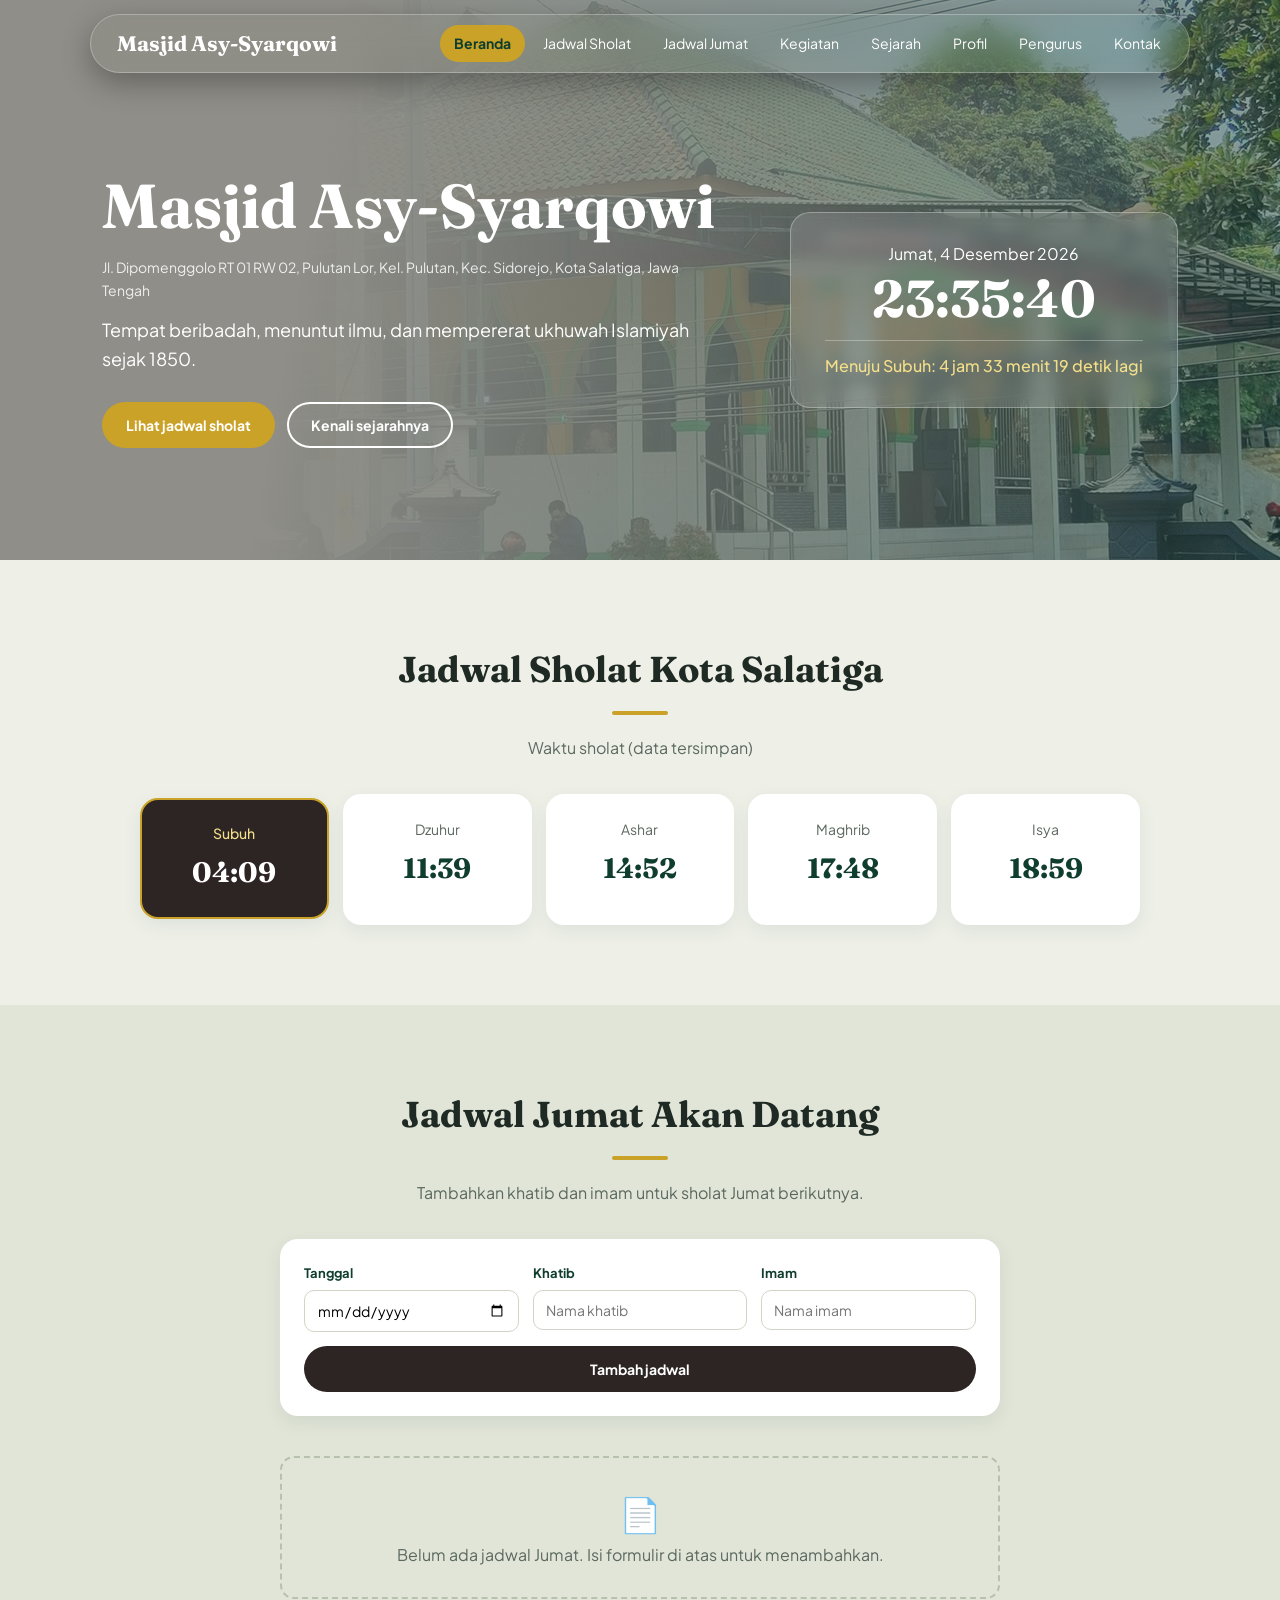
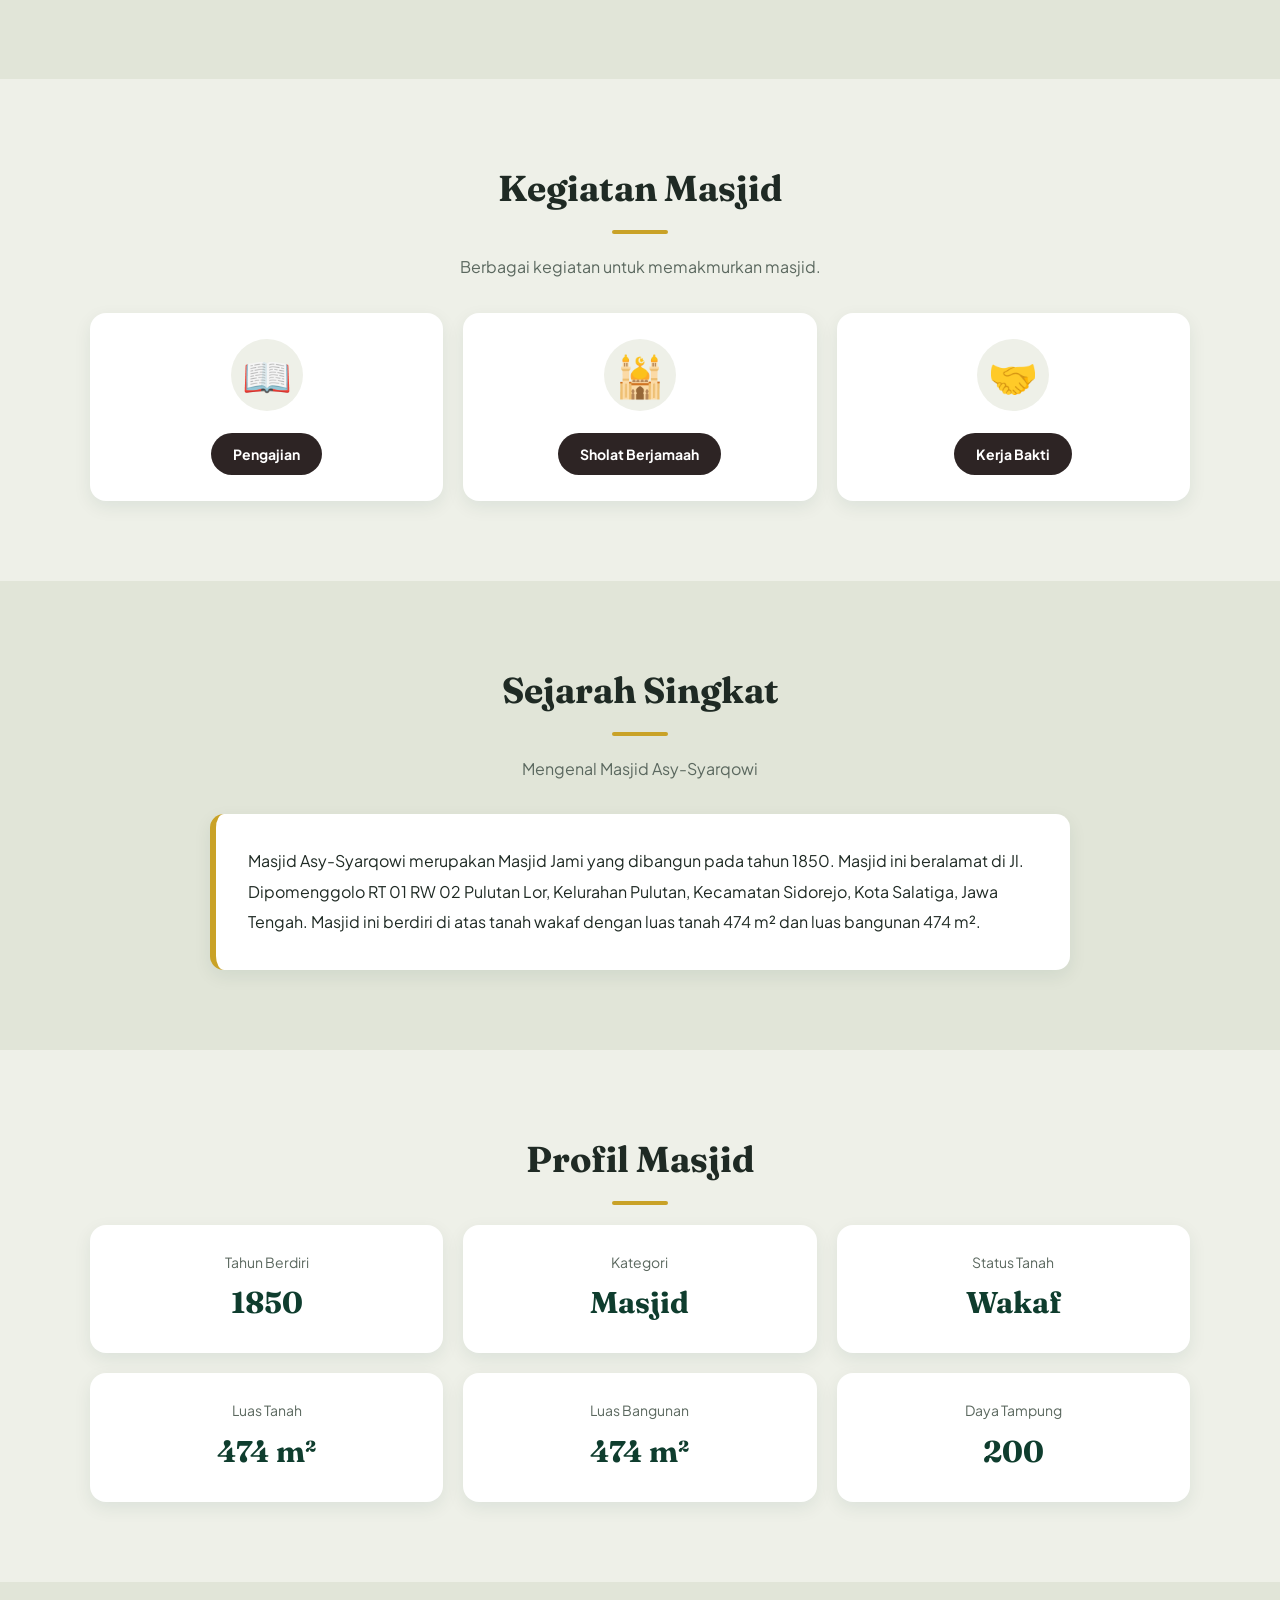
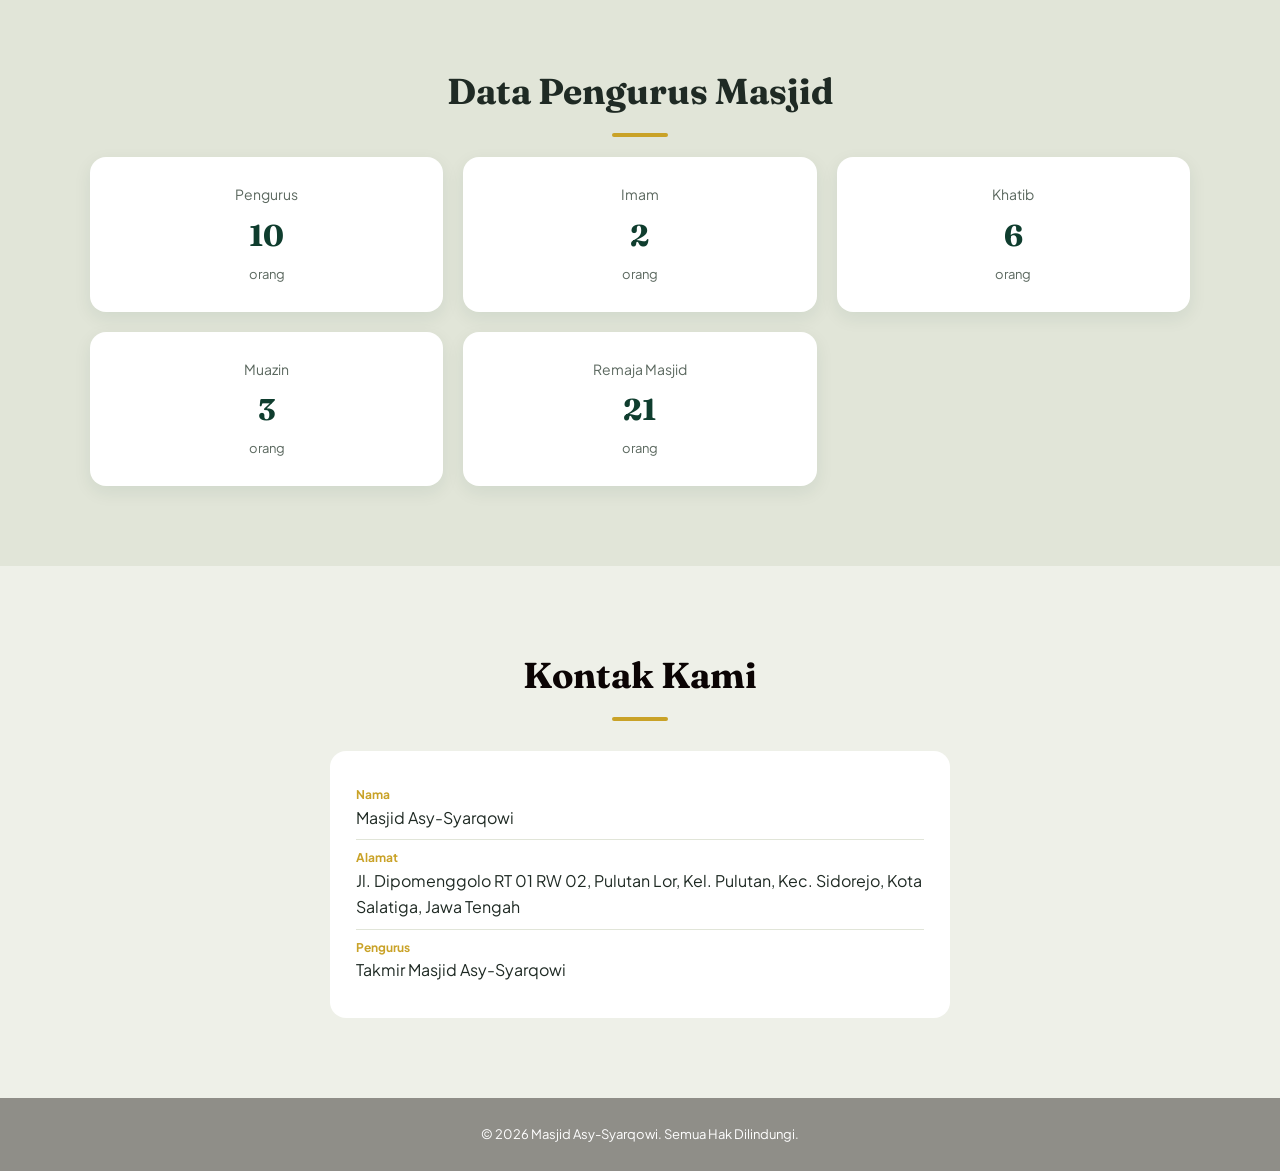
<file: index.html>
<!DOCTYPE html>
<html lang="id">

<head>
  <meta charset="UTF-8">
  <meta name="viewport" content="width=device-width, initial-scale=1.0">
  <title>Masjid Asy-Syarqowi – Pulutan, Salatiga</title>

  <link rel="preconnect" href="https://fonts.googleapis.com">
  <link rel="preconnect" href="https://fonts.gstatic.com" crossorigin>
  <link
    href="https://fonts.googleapis.com/css2?family=Fraunces:wght@600;700&family=Plus+Jakarta+Sans:wght@400;500;700&display=swap"
    rel="stylesheet">

  <link rel="stylesheet" href="masjid_asy_sayrqowi.css">
</head>

<body>

  <header class="header">
    <nav class="navbar">
      <a href="index.html" class="brand">Masjid Asy-Syarqowi</a>

      <button class="menu-btn" id="menu-btn" aria-label="Buka menu" aria-expanded="false" aria-controls="menu">
        ☰
      </button>

      <ul id="menu">
        <li><a href="#beranda">Beranda</a></li>
        <li><a href="#jadwal">Jadwal Sholat</a></li>
        <li><a href="#jumat">Jadwal Jumat</a></li>
        <li><a href="#kegiatan">Kegiatan</a></li>
        <li><a href="#sejarah">Sejarah</a></li>
        <li><a href="#profil">Profil</a></li>
        <li><a href="#pengurus">Pengurus</a></li>
        <li><a href="#kontak">Kontak</a></li>
      </ul>
    </nav>
  </header>

  <main>

    <section id="beranda" class="hero">
      <div class="hero-content">
        <h1>Masjid Asy-Syarqowi</h1>

        <p class="alamat">
          Jl. Dipomenggolo RT 01 RW 02, Pulutan Lor, Kel. Pulutan,
          Kec. Sidorejo, Kota Salatiga, Jawa Tengah
        </p>

        <p class="tagline">
          Tempat beribadah, menuntut ilmu, dan mempererat ukhuwah Islamiyah sejak 1850.
        </p>

        <div class="hero-aksi">
          <a href="#jadwal" class="btn btn-emas">Lihat jadwal sholat</a>
          <a href="#sejarah" class="btn btn-garis">Kenali sejarahnya</a>
        </div>
      </div>

      <div class="jam-kartu" aria-live="off">
        <p id="tanggal"></p>
        <p class="jam" id="jam">00:00:00</p>
        <p class="berikut" id="banner-salat">Memuat waktu sholat berikutnya…</p>
      </div>
    </section>

    <section id="jadwal" class="section">
      <h2 class="judul">Jadwal Sholat Kota Salatiga</h2>
      <p class="deskripsi" id="sumber-jadwal">Waktu sholat hari ini</p>

      <div class="sholat-grid" id="sholat-grid">
        <div class="sholat" data-nama="Subuh">
          <span>Subuh</span>
          <strong>04:09</strong>
        </div>

        <div class="sholat" data-nama="Dzuhur">
          <span>Dzuhur</span>
          <strong>11:39</strong>
        </div>

        <div class="sholat" data-nama="Ashar">
          <span>Ashar</span>
          <strong>14:52</strong>
        </div>

        <div class="sholat" data-nama="Maghrib">
          <span>Maghrib</span>
          <strong>17:48</strong>
        </div>

        <div class="sholat" data-nama="Isya">
          <span>Isya</span>
          <strong>18:59</strong>
        </div>
      </div>
    </section>

    <section id="jumat" class="section section-alt">
      <h2 class="judul">Jadwal Jumat Akan Datang</h2>
      <p class="deskripsi">Tambahkan khatib dan imam untuk sholat Jumat berikutnya.</p>

      <form id="form-jumat" class="form-jumat">
        <label>
          Tanggal
          <input type="date" id="jumat-tanggal" required>
        </label>

        <label>
          Khatib
          <input type="text" id="jumat-khatib" placeholder="Nama khatib" required>
        </label>

        <label>
          Imam
          <input type="text" id="jumat-imam" placeholder="Nama imam" required>
        </label>

        <button type="submit" class="btn btn-hijau">Tambah jadwal</button>
      </form>

      <ul id="daftar-jumat" class="daftar-jumat"></ul>

      <div class="jumat-kosong" id="jumat-kosong">
        <span aria-hidden="true">📄</span>
        <p>Belum ada jadwal Jumat. Isi formulir di atas untuk menambahkan.</p>
      </div>
    </section>

    <section id="kegiatan" class="section">
      <h2 class="judul">Kegiatan Masjid</h2>
      <p class="deskripsi">Berbagai kegiatan untuk memakmurkan masjid.</p>

      <div class="grid-3">

          <article class="kartu">
            <div class="ikon" aria-hidden="true">📖</div>
            <a href="pengajian.html" class="btn btn-nav w-100 py-2 mt-auto">Pengajian</a>
          </article>

        <article class="kartu">
          <div class="ikon" aria-hidden="true">🕌</div>
          <a href="sholat_berjamaah.html" class="btn btn-nav w-100 py-2 mt-auto">Sholat Berjamaah</a>
        </article>

        <article class="kartu">
          <div class="ikon" aria-hidden="true">🤝</div>
          <a href="kerjabakti.html" class="btn btn-nav w-100 py-2 mt-auto">Kerja Bakti</a>
        </article>

      </div>
    </section>

    <section id="sejarah" class="section section-alt">
      <h2 class="judul">Sejarah Singkat</h2>
      <p class="deskripsi">Mengenal Masjid Asy-Syarqowi</p>

      <div class="sejarah-box">
        <p>
          Masjid Asy-Syarqowi merupakan Masjid Jami yang dibangun pada tahun 1850.
          Masjid ini beralamat di Jl. Dipomenggolo RT 01 RW 02 Pulutan Lor,
          Kelurahan Pulutan, Kecamatan Sidorejo, Kota Salatiga, Jawa Tengah.
          Masjid ini berdiri di atas tanah wakaf dengan luas tanah 474 m²
          dan luas bangunan 474 m².
        </p>
      </div>
    </section>

    <section id="profil" class="section">
      <h2 class="judul">Profil Masjid</h2>

      <div class="grid-4 stat-grid">
        <div class="stat">
          <span>Tahun Berdiri</span>
          <strong>1850</strong>
        </div>

        <div class="stat">
          <span>Kategori</span>
          <strong>Masjid</strong>
        </div>

        <div class="stat">
          <span>Status Tanah</span>
          <strong>Wakaf</strong>
        </div>

        <div class="stat">
          <span>Luas Tanah</span>
          <strong>474 m²</strong>
        </div>

        <div class="stat">
          <span>Luas Bangunan</span>
          <strong>474 m²</strong>
        </div>

        <div class="stat">
          <span>Daya Tampung</span>
          <strong>200</strong>
        </div>
      </div>
    </section>

    <section id="pengurus" class="section section-alt">
      <h2 class="judul">Data Pengurus Masjid</h2>

      <div class="grid-4 stat-grid">
        <div class="stat">
          <span>Pengurus</span>
          <strong data-hitung="15">15</strong>
          <em>orang</em>
        </div>

        <div class="stat">
          <span>Imam</span>
          <strong data-hitung="3">3</strong>
          <em>orang</em>
        </div>

        <div class="stat">
          <span>Khatib</span>
          <strong data-hitung="9">9</strong>
          <em>orang</em>
        </div>

        <div class="stat">
          <span>Muazin</span>
          <strong data-hitung="5">5</strong>
          <em>orang</em>
        </div>

        <div class="stat">
          <span>Remaja Masjid</span>
          <strong data-hitung="40">40</strong>
          <em>orang</em>
        </div>
      </div>
    </section>

    <section id="kontak" class="section kontak">
      <h2 class="judul">Kontak Kami</h2>

      <div class="kontak-box">
        <p>
          <strong>Nama</strong>
          Masjid Asy-Syarqowi
        </p>

        <p>
          <strong>Alamat</strong>
          Jl. Dipomenggolo RT 01 RW 02, Pulutan Lor, Kel. Pulutan,
          Kec. Sidorejo, Kota Salatiga, Jawa Tengah
        </p>

        <p>
          <strong>Pengurus</strong>
          Takmir Masjid Asy-Syarqowi
        </p>
      </div>
    </section>

  </main>

  <footer>
    <p>&copy; <span id="tahun"></span> Masjid Asy-Syarqowi. Semua Hak Dilindungi.</p>
  </footer>

  <script src="masjid_asy_sayrqowi.js"></script>

</body>

</html>
</file>
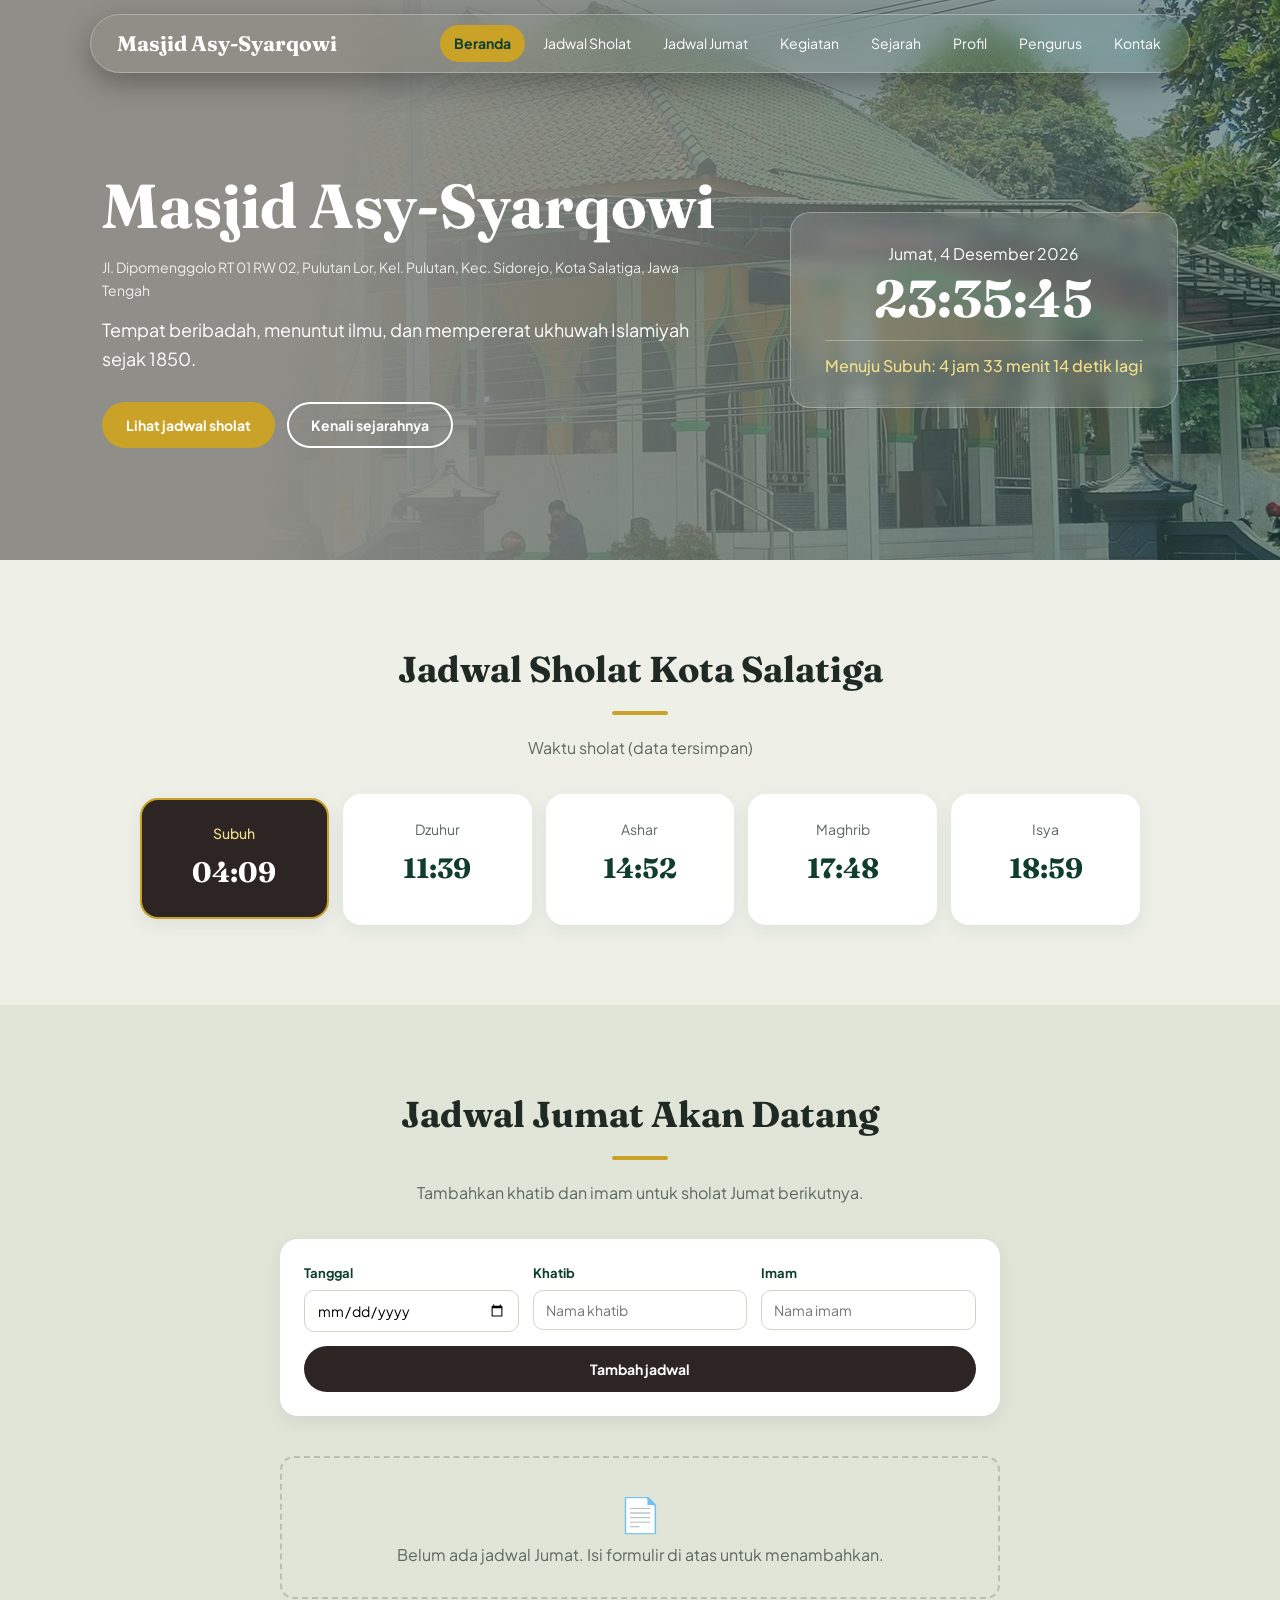
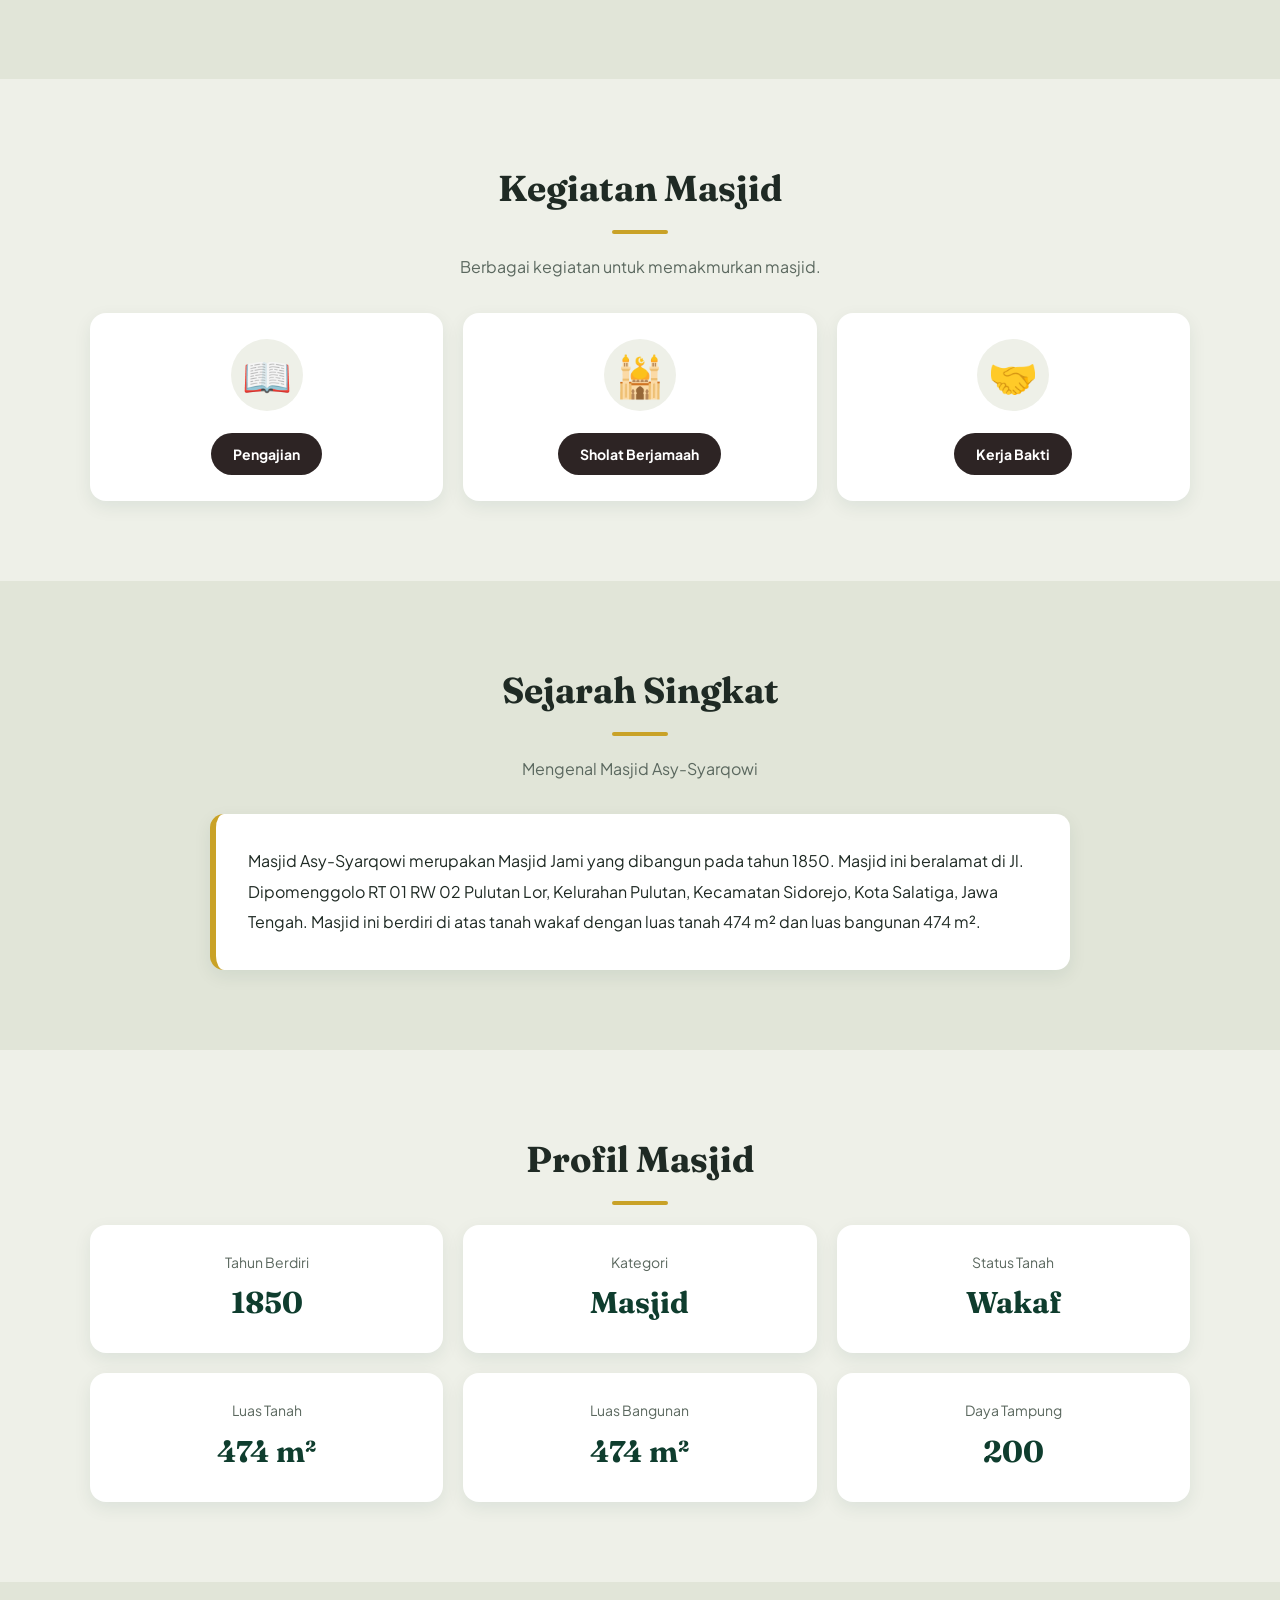
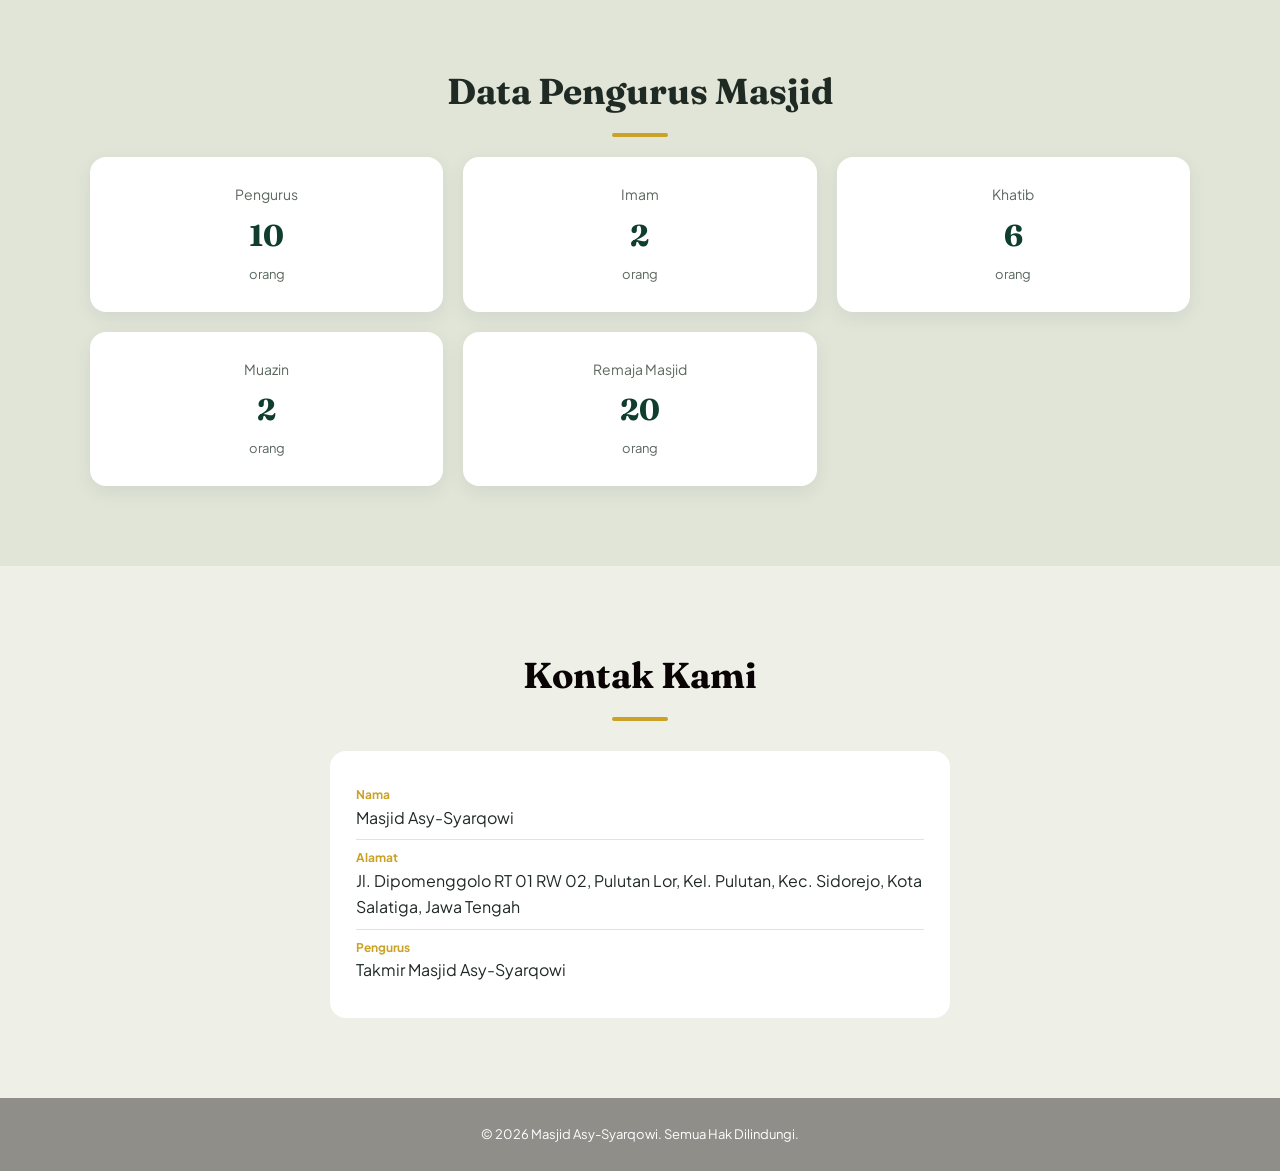
<file: masjid_asy_sayrqowi.html>
<!DOCTYPE html>
<html lang="id">

<head>
  <meta charset="UTF-8">
  <meta name="viewport" content="width=device-width, initial-scale=1.0">
  <title>Masjid Asy-Syarqowi – Pulutan, Salatiga</title>

  <link rel="preconnect" href="https://fonts.googleapis.com">
  <link rel="preconnect" href="https://fonts.gstatic.com" crossorigin>
  <link
    href="https://fonts.googleapis.com/css2?family=Fraunces:wght@600;700&family=Plus+Jakarta+Sans:wght@400;500;700&display=swap"
    rel="stylesheet">

  <link rel="stylesheet" href="masjid_asy_sayrqowi.css">
</head>

<body>

  <header class="header">
    <nav class="navbar">
      <a href="masjid_asy_sayrqowi.html" class="brand">Masjid Asy-Syarqowi</a>

      <button class="menu-btn" id="menu-btn" aria-label="Buka menu" aria-expanded="false" aria-controls="menu">
        ☰
      </button>

      <ul id="menu">
        <li><a href="#beranda">Beranda</a></li>
        <li><a href="#jadwal">Jadwal Sholat</a></li>
        <li><a href="#jumat">Jadwal Jumat</a></li>
        <li><a href="#kegiatan">Kegiatan</a></li>
        <li><a href="#sejarah">Sejarah</a></li>
        <li><a href="#profil">Profil</a></li>
        <li><a href="#pengurus">Pengurus</a></li>
        <li><a href="#kontak">Kontak</a></li>
      </ul>
    </nav>
  </header>

  <main>

    <section id="beranda" class="hero">
      <div class="hero-content">
        <h1>Masjid Asy-Syarqowi</h1>

        <p class="alamat">
          Jl. Dipomenggolo RT 01 RW 02, Pulutan Lor, Kel. Pulutan,
          Kec. Sidorejo, Kota Salatiga, Jawa Tengah
        </p>

        <p class="tagline">
          Tempat beribadah, menuntut ilmu, dan mempererat ukhuwah Islamiyah sejak 1850.
        </p>

        <div class="hero-aksi">
          <a href="#jadwal" class="btn btn-emas">Lihat jadwal sholat</a>
          <a href="#sejarah" class="btn btn-garis">Kenali sejarahnya</a>
        </div>
      </div>

      <div class="jam-kartu" aria-live="off">
        <p id="tanggal"></p>
        <p class="jam" id="jam">00:00:00</p>
        <p class="berikut" id="banner-salat">Memuat waktu sholat berikutnya…</p>
      </div>
    </section>

    <section id="jadwal" class="section">
      <h2 class="judul">Jadwal Sholat Kota Salatiga</h2>
      <p class="deskripsi" id="sumber-jadwal">Waktu sholat hari ini</p>

      <div class="sholat-grid" id="sholat-grid">
        <div class="sholat" data-nama="Subuh">
          <span>Subuh</span>
          <strong>04:09</strong>
        </div>

        <div class="sholat" data-nama="Dzuhur">
          <span>Dzuhur</span>
          <strong>11:39</strong>
        </div>

        <div class="sholat" data-nama="Ashar">
          <span>Ashar</span>
          <strong>14:52</strong>
        </div>

        <div class="sholat" data-nama="Maghrib">
          <span>Maghrib</span>
          <strong>17:48</strong>
        </div>

        <div class="sholat" data-nama="Isya">
          <span>Isya</span>
          <strong>18:59</strong>
        </div>
      </div>
    </section>

    <section id="jumat" class="section section-alt">
      <h2 class="judul">Jadwal Jumat Akan Datang</h2>
      <p class="deskripsi">Tambahkan khatib dan imam untuk sholat Jumat berikutnya.</p>

      <form id="form-jumat" class="form-jumat">
        <label>
          Tanggal
          <input type="date" id="jumat-tanggal" required>
        </label>

        <label>
          Khatib
          <input type="text" id="jumat-khatib" placeholder="Nama khatib" required>
        </label>

        <label>
          Imam
          <input type="text" id="jumat-imam" placeholder="Nama imam" required>
        </label>

        <button type="submit" class="btn btn-hijau">Tambah jadwal</button>
      </form>

      <ul id="daftar-jumat" class="daftar-jumat"></ul>

      <div class="jumat-kosong" id="jumat-kosong">
        <span aria-hidden="true">📄</span>
        <p>Belum ada jadwal Jumat. Isi formulir di atas untuk menambahkan.</p>
      </div>
    </section>

    <section id="kegiatan" class="section">
      <h2 class="judul">Kegiatan Masjid</h2>
      <p class="deskripsi">Berbagai kegiatan untuk memakmurkan masjid.</p>

      <div class="grid-3">

          <article class="kartu">
            <div class="ikon" aria-hidden="true">📖</div>
            <a href="pengajian.html" class="btn btn-nav w-100 py-2 mt-auto">Pengajian</a>
          </article>

        <article class="kartu">
          <div class="ikon" aria-hidden="true">🕌</div>
          <a href="sholat_berjamaah.html" class="btn btn-nav w-100 py-2 mt-auto">Sholat Berjamaah</a>
        </article>

        <article class="kartu">
          <div class="ikon" aria-hidden="true">🤝</div>
          <a href="kerjabakti.html" class="btn btn-nav w-100 py-2 mt-auto">Kerja Bakti</a>
        </article>

      </div>
    </section>

    <section id="sejarah" class="section section-alt">
      <h2 class="judul">Sejarah Singkat</h2>
      <p class="deskripsi">Mengenal Masjid Asy-Syarqowi</p>

      <div class="sejarah-box">
        <p>
          Masjid Asy-Syarqowi merupakan Masjid Jami yang dibangun pada tahun 1850.
          Masjid ini beralamat di Jl. Dipomenggolo RT 01 RW 02 Pulutan Lor,
          Kelurahan Pulutan, Kecamatan Sidorejo, Kota Salatiga, Jawa Tengah.
          Masjid ini berdiri di atas tanah wakaf dengan luas tanah 474 m²
          dan luas bangunan 474 m².
        </p>
      </div>
    </section>

    <section id="profil" class="section">
      <h2 class="judul">Profil Masjid</h2>

      <div class="grid-4 stat-grid">
        <div class="stat">
          <span>Tahun Berdiri</span>
          <strong>1850</strong>
        </div>

        <div class="stat">
          <span>Kategori</span>
          <strong>Masjid</strong>
        </div>

        <div class="stat">
          <span>Status Tanah</span>
          <strong>Wakaf</strong>
        </div>

        <div class="stat">
          <span>Luas Tanah</span>
          <strong>474 m²</strong>
        </div>

        <div class="stat">
          <span>Luas Bangunan</span>
          <strong>474 m²</strong>
        </div>

        <div class="stat">
          <span>Daya Tampung</span>
          <strong>200</strong>
        </div>
      </div>
    </section>

    <section id="pengurus" class="section section-alt">
      <h2 class="judul">Data Pengurus Masjid</h2>

      <div class="grid-4 stat-grid">
        <div class="stat">
          <span>Pengurus</span>
          <strong data-hitung="15">15</strong>
          <em>orang</em>
        </div>

        <div class="stat">
          <span>Imam</span>
          <strong data-hitung="3">3</strong>
          <em>orang</em>
        </div>

        <div class="stat">
          <span>Khatib</span>
          <strong data-hitung="9">9</strong>
          <em>orang</em>
        </div>

        <div class="stat">
          <span>Muazin</span>
          <strong data-hitung="5">5</strong>
          <em>orang</em>
        </div>

        <div class="stat">
          <span>Remaja Masjid</span>
          <strong data-hitung="40">40</strong>
          <em>orang</em>
        </div>
      </div>
    </section>

    <section id="kontak" class="section kontak">
      <h2 class="judul">Kontak Kami</h2>

      <div class="kontak-box">
        <p>
          <strong>Nama</strong>
          Masjid Asy-Syarqowi
        </p>

        <p>
          <strong>Alamat</strong>
          Jl. Dipomenggolo RT 01 RW 02, Pulutan Lor, Kel. Pulutan,
          Kec. Sidorejo, Kota Salatiga, Jawa Tengah
        </p>

        <p>
          <strong>Pengurus</strong>
          Takmir Masjid Asy-Syarqowi
        </p>
      </div>
    </section>

  </main>

  <footer>
    <p>&copy; <span id="tahun"></span> Masjid Asy-Syarqowi. Semua Hak Dilindungi.</p>
  </footer>

  <script src="masjid_asy_sayrqowi.js"></script>

</body>

</html>
</file>
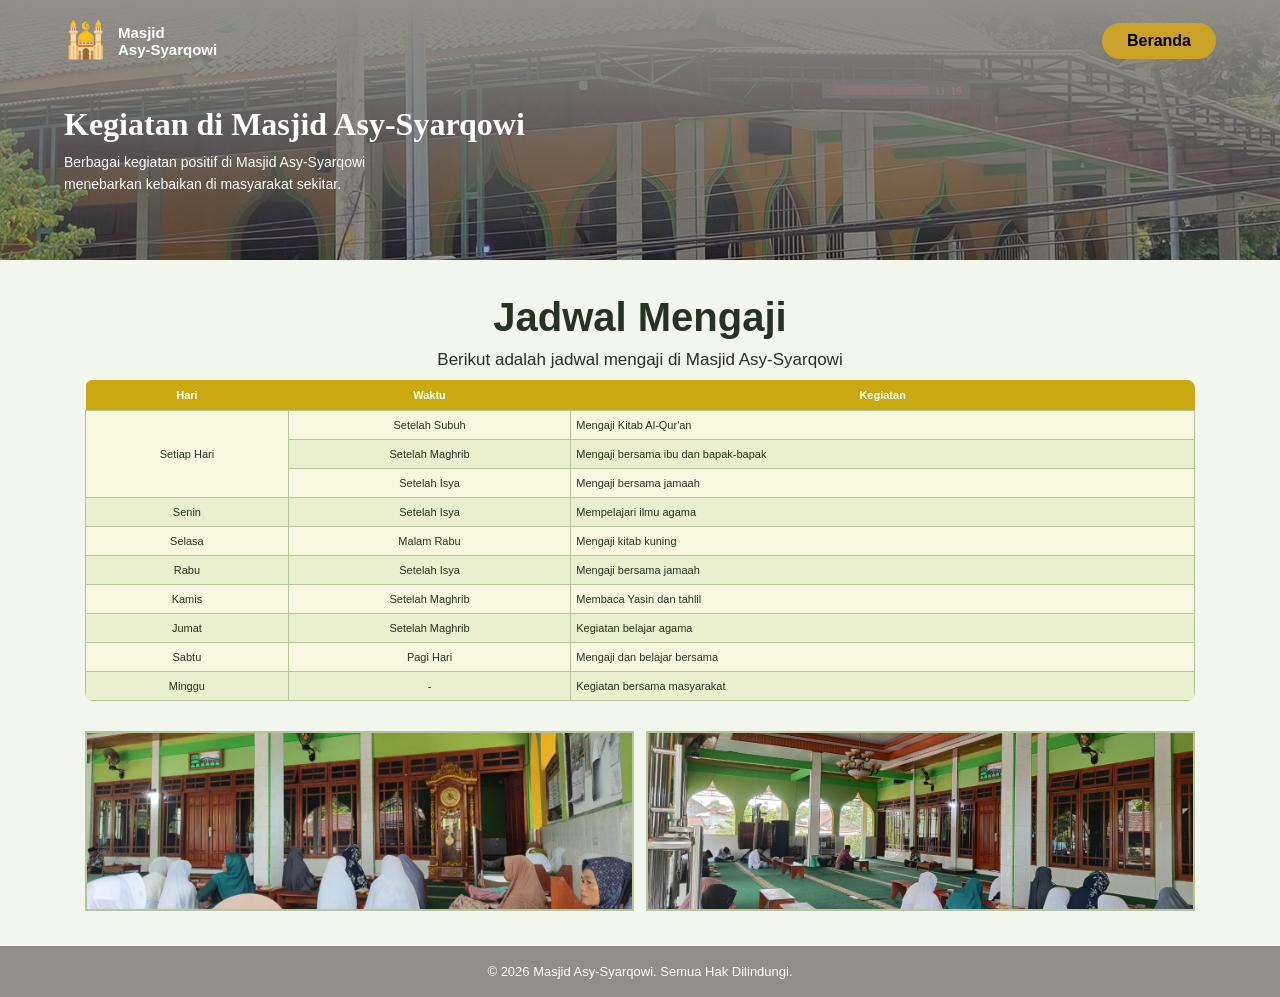
<file: pengajian.html>
<!DOCTYPE html>
<html lang="id">
<head>
    <meta charset="UTF-8">
    <meta name="viewport" content="width=device-width, initial-scale=1.0">
    <title>Kegiatan Masjid Asy-Syarqowi</title>

    <link rel="stylesheet" href="pengajian.css">
</head>
<body>

    <header class="hero">
        <nav class="navbar">
            <div class="logo">
                <span class="logo-icon">🕌</span>
                <div>
                    <h3>Masjid</h3>
                    <h3>Asy-Syarqowi</h3>
                </div>
            </div>

            <a href="index.html" class="btn-home">Beranda</a>
        </nav>

        <div class="hero-content">
            <h1>Kegiatan di Masjid Asy-Syarqowi</h1>
            <p>
                Berbagai kegiatan positif di Masjid Asy-Syarqowi
                <br>
                menebarkan kebaikan di masyarakat sekitar.
            </p>
        </div>

    </header>

    <main class="container">

        <section class="mengaji">
            <h2 class="jadwal-mengaji">
                Jadwal Mengaji
            </h2>
            <p class="description">
                Berikut adalah jadwal mengaji di Masjid Asy-Syarqowi
            </p>
        </section>

            <div class="table-wrapper">
                <table>
                    <thead>
                        <tr>
                            <th>Hari</th>
                            <th>Waktu</th>
                            <th>Kegiatan</th>
                        </tr>
                    </thead>

                    <tbody>
                        <tr>
                            <td rowspan="3">Setiap Hari</td>
                            <td>Setelah Subuh</td>
                            <td>Mengaji Kitab Al-Qur'an</td>
                        </tr>
                        <tr>
                            <td>Setelah Maghrib</td>
                            <td>Mengaji bersama ibu dan bapak-bapak</td>
                        </tr>
                        <tr>
                            <td>Setelah Isya</td>
                            <td>Mengaji bersama jamaah</td>
                        </tr>

                        <tr>
                            <td>Senin</td>
                            <td>Setelah Isya</td>
                            <td>Mempelajari ilmu agama</td>
                        </tr>

                        <tr>
                            <td>Selasa</td>
                            <td>Malam Rabu</td>
                            <td>Mengaji kitab kuning</td>
                        </tr>

                        <tr>
                            <td>Rabu</td>
                            <td>Setelah Isya</td>
                            <td>Mengaji bersama jamaah</td>
                        </tr>

                        <tr>
                            <td>Kamis</td>
                            <td>Setelah Maghrib</td>
                            <td>Membaca Yasin dan tahlil</td>
                        </tr>

                        <tr>
                            <td>Jumat</td>
                            <td>Setelah Maghrib</td>
                            <td>Kegiatan belajar agama</td>
                        </tr>

                        <tr>
                            <td>Sabtu</td>
                            <td>Pagi Hari</td>
                            <td>Mengaji dan belajar bersama</td>
                        </tr>

                        <tr>
                            <td>Minggu</td>
                            <td>-</td>
                            <td>Kegiatan bersama masyarakat</td>
                        </tr>
                    </tbody>
                </table>
            </div>
        </section>

            <div class="gallery mengaji-gallery">
                <img src="ngaji1.jpeg" alt="Kegiatan mengaji 1">
                <img src="ngaji2.jpeg" alt="Kegiatan mengaji 2">
            </div>

        </section>
    </main>

    <footer>
        <p>&copy; 2026 Masjid Asy-Syarqowi. Semua Hak Dilindungi.</p>
    </footer>

    <script src="pengajian.js"></script>

</body>
</html>
</file>
<file: masjid_asy_sayrqowi.css>
:root {
  --hijau: #0f3d2e;
  --hijau-2: #1b5e46;
  --emas: #c9a227;
  --kayu: #4a3728;
  --batu: #eef0e8;
  --batu-2: #e1e5d8;
  --teks: #1f2a24;
  --muted: #5b685f;
  --putih: #fff;

  --serif: "Fraunces", Georgia, serif;
  --sans: "Plus Jakarta Sans", system-ui, Arial, sans-serif;
}

* {
  margin: 0;
  padding: 0;
  box-sizing: border-box;
}

html {
  scroll-behavior: smooth;
  scroll-padding-top: 90px;
}

body {
  font-family: var(--sans);
  color: var(--teks);
  background: var(--putih);
  line-height: 1.65;
}

a {
  color: inherit;
}

:focus-visible {
  outline: 3px solid var(--emas);
  outline-offset: 2px;
}

.header {
  position: fixed;
  top: 14px;
  left: 0;
  right: 0;
  z-index: 50;
  padding: 0 4%;
  pointer-events: none;
}

.navbar {
  pointer-events: auto;
  max-width: 1100px;
  margin: auto;
  padding: 10px 14px 10px 26px;
  display: flex;
  justify-content: space-between;
  align-items: center;
  gap: 20px;
  color: #fff;;
  backdrop-filter: blur(14px) saturate(140%);
  -webkit-backdrop-filter: blur(14px) saturate(140%);
  border: 1px solid rgba(255, 255, 255, 0.28);
  border-radius: 999px;
  box-shadow: 0 10px 30px rgba(0, 0, 0, 0.3);
}

.brand {
  font-family: var(--serif);
  font-size: 21px;
  font-weight: 700;
  text-decoration: none;
}

.navbar ul {
  display: flex;
  gap: 4px;
  list-style: none;
}

.navbar ul a {
  display: block;
  text-decoration: none;
  font-size: 14px;
  padding: 7px 14px;
  border-radius: 999px;
  transition: background 0.2s, color 0.2s;
}

.navbar ul a:hover {
  background: rgba(255, 255, 255, 0.12);
}

.navbar ul a.aktif {
  background: var(--emas);
  color: var(--hijau);
  font-weight: 700;
}

.menu-btn {
  display: none;
  background: none;
  border: 0;
  color: #fff;
  font-size: 26px;
  cursor: pointer;
}

.hero {
  min-height: 560px;
  display: flex;
  align-items: center;
  justify-content: space-between;
  gap: 40px;
  flex-wrap: wrap;
  padding: 130px 8% 70px;
  color: #fff;
  background:
    linear-gradient(100deg, rgba(143, 142, 136, 1) 25%, rgba(15, 61, 46, 0.45)),
    url("masjid.jpeg") center / cover,
    var(--hijau);
}

.hero-content {
  max-width: 620px;
  animation: masuk 0.9s ease both;
}

.hero h1 {
  font-family: var(--serif);
  font-size: clamp(36px, 6vw, 62px);
  line-height: 1.1;
  margin-bottom: 16px;
}

.alamat {
  font-size: 14px;
  opacity: 0.85;
  margin-bottom: 12px;
}

.tagline {
  font-size: 18px;
  margin-bottom: 28px;
}

.hero-aksi {
  display: flex;
  gap: 12px;
  flex-wrap: wrap;
}

.btn {
  display: inline-block;
  padding: 12px 22px;
  border-radius: 999px;
  font: 700 14px var(--sans);
  text-decoration: none;
  border: 2px solid transparent;
  cursor: pointer;
  transition: transform 0.2s, background 0.2s, color 0.2s;
}

.btn:hover {
  transform: translateY(-2px);
}

.btn-emas {
  background: var(--emas);
  color: var(--black);
}

.btn-garis {
  border-color: #fff;
  color: #fff;
}

.btn-garis:hover {
  background: #fff;
  color: var(--hijau);
}

.btn-hijau {
  background: #2d2424;
  color: #fff;
}

.btn-hijau:hover {
  background: rgba(128, 128, 119, 0.61);
}

.jam-kartu {
  background: rgba(255, 255, 255, 0.12);
  backdrop-filter: blur(8px);
  border: 1px solid rgba(255, 255, 255, 0.3);
  border-radius: 20px;
  padding: 28px 34px;
  text-align: center;
  min-width: 290px;
  animation: masuk 0.9s 0.2s ease both;
}

.jam {
  font-family: var(--serif);
  font-size: 52px;
  font-weight: 700;
  font-variant-numeric: tabular-nums;
  line-height: 1.2;
}

.berikut {
  margin-top: 10px;
  padding-top: 12px;
  border-top: 1px solid rgba(255, 255, 255, 0.3);
  color: #f3df8a;
  font-weight: 500;
}

@keyframes masuk {
  from {
    opacity: 0;
    transform: translateY(24px);
  }
  to {
    opacity: 1;
    transform: none;
  }
}

.section {
  padding: 80px 6%;
  text-align: center;
  background: var(--batu);
}

.section-alt {
  background: var(--batu-2);
}

.judul {
  font-family: var(--serif);
  color: var(--black);
  font-size: clamp(26px, 4vw, 36px);
  margin-bottom: 20px;
}

.judul::after {
  content: "";
  display: block;
  width: 56px;
  height: 4px;
  background: var(--emas);
  border-radius: 4px;
  margin: 12px auto 0;
}

.deskripsi {
  color: var(--muted);
  margin: 14px 0 32px;
}

.judul + .grid-3 {
  margin-top: 34px;
}

.sholat-grid {
  max-width: 1000px;
  margin: auto;
  display: grid;
  grid-template-columns: repeat(5, 1fr);
  gap: 14px;
}

.sholat {
  background: #fff;
  border-radius: 18px;
  padding: 22px 10px;
  display: flex;
  flex-direction: column;
  gap: 4px;
  border: 2px solid transparent;
  box-shadow: 0 6px 18px rgba(15, 61, 46, 0.08);
  transition: transform 0.2s;
}

.sholat span {
  font-size: 14px;
  color: var(--muted);
}

.sholat strong {
  font-family: var(--serif);
  font-size: 28px;
  color: var(--hijau);
  font-variant-numeric: tabular-nums;
}

.sholat.berikut {
  background: #2d2424;
  border-color: var(--emas);
  transform: translateY(-6px);
}

.sholat.berikut span {
  color: #f3df8a;
}

.sholat.berikut strong {
  color: #fff;
}

.form-jumat {
  max-width: 720px;
  margin: auto;
  background: #fff;
  padding: 24px;
  border-radius: 18px;
  display: grid;
  grid-template-columns: repeat(3, 1fr);
  gap: 14px;
  text-align: left;
  box-shadow: 0 6px 18px rgba(15, 61, 46, 0.08);
}

.form-jumat label {
  display: flex;
  flex-direction: column;
  gap: 6px;
  font-size: 13px;
  font-weight: 700;
  color: var(--hijau);
}

.form-jumat input {
  padding: 10px 12px;
  border: 1.5px solid #cfd6c8;
  border-radius: 10px;
  font: 400 14px var(--sans);
}

.form-jumat input:focus {
  outline: none;
  border-color: var(--hijau-2);
  box-shadow: 0 0 0 3px rgba(27, 94, 70, 0.2);
}

.form-jumat button {
  grid-column: 1 / -1;
}

.daftar-jumat {
  list-style: none;
  max-width: 720px;
  margin: 20px auto 0;
  display: flex;
  flex-direction: column;
  gap: 10px;
}

.item-jumat {
  display: flex;
  justify-content: space-between;
  align-items: center;
  gap: 12px;
  padding: 14px 18px;
  background: #fff;
  border-left: 5px solid var(--emas);
  border-radius: 12px;
  text-align: left;
  box-shadow: 0 4px 12px rgba(0, 0, 0, 0.05);
  animation: masuk 0.4s ease both;
}

.item-jumat .tgl {
  font-weight: 700;
  color: var(--hijau);
}

.item-jumat .petugas {
  font-size: 13px;
  color: var(--muted);
}

.btn-hapus {
  background: #fff5f5;
  color: #c53030;
  border: 1px solid #feb2b2;
  border-radius: 8px;
  padding: 6px 12px;
  font-size: 12px;
  cursor: pointer;
}

.btn-hapus:hover {
  background: #c53030;
  color: #fff;
}

.jumat-kosong {
  max-width: 720px;
  margin: 20px auto 0;
  padding: 28px;
  border: 2px dashed #b8c1ae;
  border-radius: 14px;
  color: var(--muted);
}

.jumat-kosong span {
  font-size: 34px;
}

.grid-3 {
  max-width: 1100px;
  margin: auto;
  display: grid;
  grid-template-columns: repeat(3, 1fr);
  gap: 20px;
}

.grid-4 {
  max-width: 1100px;
  margin: auto;
  display: grid;
  grid-template-columns: repeat(3, 1fr);
  gap: 20px;
}

.kartu,
.stat {
  border: 2px solid transparent;
  text-decoration: none;
  background: #fff;
  border-radius: 16px;
  padding: 24px;
  box-shadow: 0 6px 18px rgba(15, 61, 46, 0.08);
  transition: transform 0.15s, box-shadow 0.25s;
}

.grid-3 > a {
  text-decoration: none;
  color: inherit;
}

.btn-nav {
    background: rgb(45, 36, 36);
    color: rgb(255, 255, 255) !important;
    border-radius: 50px;
    font-weight: 700;
    border: none;
    margin-top: 10px;
    transition: 0.4s;
}

.btn-nav:hover {
    background: rgba(128, 128, 119, 0.61);
    color: rgb(255, 255, 255) !important;
    transform: translateY(-3px);
    box-shadow: 0 12px 26px rgba(15, 61, 46, 0.15);
}

.kartu:hover,
.stat:hover {
  transition: 0.4s;
  text-decoration: none;
  border-color: var(--emas);
  transform: translateY(-12px);
  box-shadow: 0 12px 26px rgba(15, 61, 46, 0.15);
}

.ikon {
  font-size: 40px;
  width: 72px;
  height: 72px;
  margin: 0 auto 12px;
  display: grid;
  place-items: center;
  background: var(--batu);
  border-radius: 50%;
}

.kartu h3 {
  color: var(--hijau);
  margin-bottom: 6px;
}

.kartu p {
  color: var(--muted);
  font-size: 15px;
}

.stat {
  display: flex;
  flex-direction: column;
  gap: 4px;
}

.stat span {
  font-size: 14px;
  color: var(--muted);
}

.stat strong {
  font-family: var(--serif);
  font-size: 30px;
  color: var(--hijau);
}

.stat em {
  font-style: normal;
  font-size: 13px;
  color: var(--muted);
}

.sejarah-box {
  max-width: 860px;
  margin: auto;
  padding: 32px;
  background: #fff;
  border-left: 6px solid var(--emas);
  border-radius: 14px;
  text-align: left;
  line-height: 1.9;
  box-shadow: 0 6px 18px rgba(15, 61, 46, 0.08);
}

.catatan {
  margin-top: 22px;
  font-size: 13px;
  color: var(--muted);
}

.kontak {
  background: var(--batu);
}

.kontak .judul {
  color: #070000fb;
}

.kontak-box {
  max-width: 620px;
  margin: 30px auto 0;
  padding: 26px;
  background: #fff;
  border-radius: 16px;
  text-align: left;
}

.kontak-box p {
  padding: 8px 0;
  border-bottom: 1px solid var(--batu-2);
}

.kontak-box p:last-child {
  border: 0;
}

.kontak-box strong {
  display: block;
  font-size: 12px;
  color: var(--emas);
}

footer {
  background: rgba(143, 142, 136, 1);
  color: #fff;
  text-align: center;
  padding: 26px 15px;
  font-size: 13px;
}

@media (max-width: 900px) {
  .sholat-grid {
    grid-template-columns: repeat(3, 1fr);
  }

  .grid-3 {
    grid-template-columns: repeat(1, 1fr);
  }

    .grid-4 {
    grid-template-columns: repeat(2, 1fr);
  }

  .form-jumat {
    grid-template-columns: 1fr;
  }
}

@media (max-width: 768px) {
  .menu-btn {
    display: block;
  }

  .navbar {
    flex-wrap: wrap;
    padding: 10px 12px 10px 22px;
    border-radius: 28px;
  }

  .navbar ul {
    display: none;
    flex-direction: column;
    gap: 0;
    width: 100%;
  }

  .navbar ul.buka {
    display: flex;
  }

  .navbar ul {
    padding: 8px 0 6px;
  }

  .navbar ul a {
    padding: 10px 14px;
  }

  .hero {
    padding: 110px 6% 50px;
  }

  .jam-kartu {
    width: 100%;
  }

  .section {
    padding: 56px 6%;
  }
}

.stat span,
.stat strong {
  white-space: nowrap;
}

@media (max-width: 520px) {
  .sholat-grid,
  .grid-3 {
    grid-template-columns: 1fr;
  }

    .stat {
    padding: 18px 10px;
  }

  .stat span {
    font-size: 13px;
  }

  .stat strong {
    font-size: 22px;
  }

    .grid-4 {
    grid-template-columns: repeat(2, 1fr);
  }

}

@media (prefers-reduced-motion: reduce) {
  * {
    scroll-behavior: auto !important;
  }
}
</file>
<file: pengajian.css>
* {
    margin: 0;
    padding: 0;
    box-sizing: border-box;
}

body {
    font-family: Arial, sans-serif;
    background-color: #f3f6ed;
    color: #263322;
}

.hero {
    min-height: 260px;
    background:
        linear-gradient(
            rgba(143, 142, 136, 1),
            rgba(45, 36, 36, 0.40)
        ),
        url("masjid.jpeg");

    background-size: cover;
    background-position: center;
    color: white;
    padding: 20px 5%;
}

.navbar {
    display: flex;
    justify-content: space-between;
    align-items: center;
}

.logo {
    display: flex;
    align-items: center;
    gap: 10px;
}

.logo-icon {
    font-size: 35px;
}

.logo h3 {
    font-size: 15px;
}

.btn-home {
    text-decoration: none;
    background: #c9a227;
    color: #000000;
    padding: 9px 25px;
    border-radius: 20px;
    font-weight: bold;
    transition: 0.3s;
}

.btn-home:hover {
    background-color: white;
    transform: scale(1.05);
}

.hero-content {
    margin-top: 45px;
}

.hero-content h1 {
    font-family: Georgia, serif;
    font-size: 32px;
    margin-bottom: 8px;
}

.hero-content p {
    line-height: 1.6;
    font-size: 14px;
}

.container {
    width: 90%;
    max-width: 1150px;
    margin: 0 auto;
    padding: 35px 20px;
    display: grid;
    grid-template-columns: 1.2fr fr;
    gap: 10px;
}

.table-wrapper {
    width: 100%;
    overflow-x: auto;
}

table {
    width: 100%;
    border-collapse: collapse;
    font-size: 11px;
    background-color: #f7f8df;
    border-radius: 8px;
    overflow: hidden;
}

th {
    background-color: #c9a812;
    color: white;
    padding: 9px 5px;
}

td {
    border: 1px solid #b7c39d;
    padding: 8px 5px;
    text-align: center;
}

td:last-child {
    text-align: left;
}

tbody tr:nth-child(even) {
    background-color: #e9efcf;
}

tbody tr:hover {
    background-color: #d5e6b6;
}

.gallery {
    display: grid;
    gap: 12px;
    margin-top: 20px;
}

.gallery img {
    width: 100%;
    height: 180px;
    object-fit: cover;
    border: 2px solid #b4c49b;
    transition: 0.3s;
}

.gallery img:hover {
    transform: scale(1.02);
}

.mengaji-gallery {
    grid-template-columns: repeat(2, 1fr);
}

.shalat-gallery {
    grid-template-columns: 1fr;
}

.shalat-gallery img {
    height: 190px;
}

footer {
    background-color: #8f8e88;
    color: white;
    text-align: center;
    padding: 18px;
    font-size: 13px;
}

@media screen and (max-width: 768px) {

    .hero {
        min-height: 240px;
    }

    .hero-content {
        margin-top: 40px;
    }

    .hero-content h1 {
        font-size: 24px;
    }

    .container {
        grid-template-columns: 1fr;
        width: 95%;
        gap: 35px;
    }

    .mengaji {
        border-right: none;
        border-bottom: 3px solid #273d21;
        padding-right: 0;
        padding-bottom: 30px;
    }

    .container h2 {
        font-size: 20px;
    }

    table {
        font-size: 10px;
    }

    td, th {
        padding: 7px 4px;
    }

    .gallery img {
        height: 150px;
    }

    .shalat-gallery img {
        height: 190px;
    }
}

@media screen and (max-width: 450px) {

    .hero-content h1 {
        font-size: 21px;
    }

    .logo h3 {
        font-size: 12px;
    }

    .btn-home {
        padding: 8px 16px;
        font-size: 13px;
    }

    .mengaji-gallery {
        grid-template-columns: 1fr;
    }
}

.jadwal-mengaji {
    font-size: 40px;
    margin-bottom: 10px;
    text-align: center;
}

.description {
    font-size: 17px;
    text-align: center;
}
</file>
